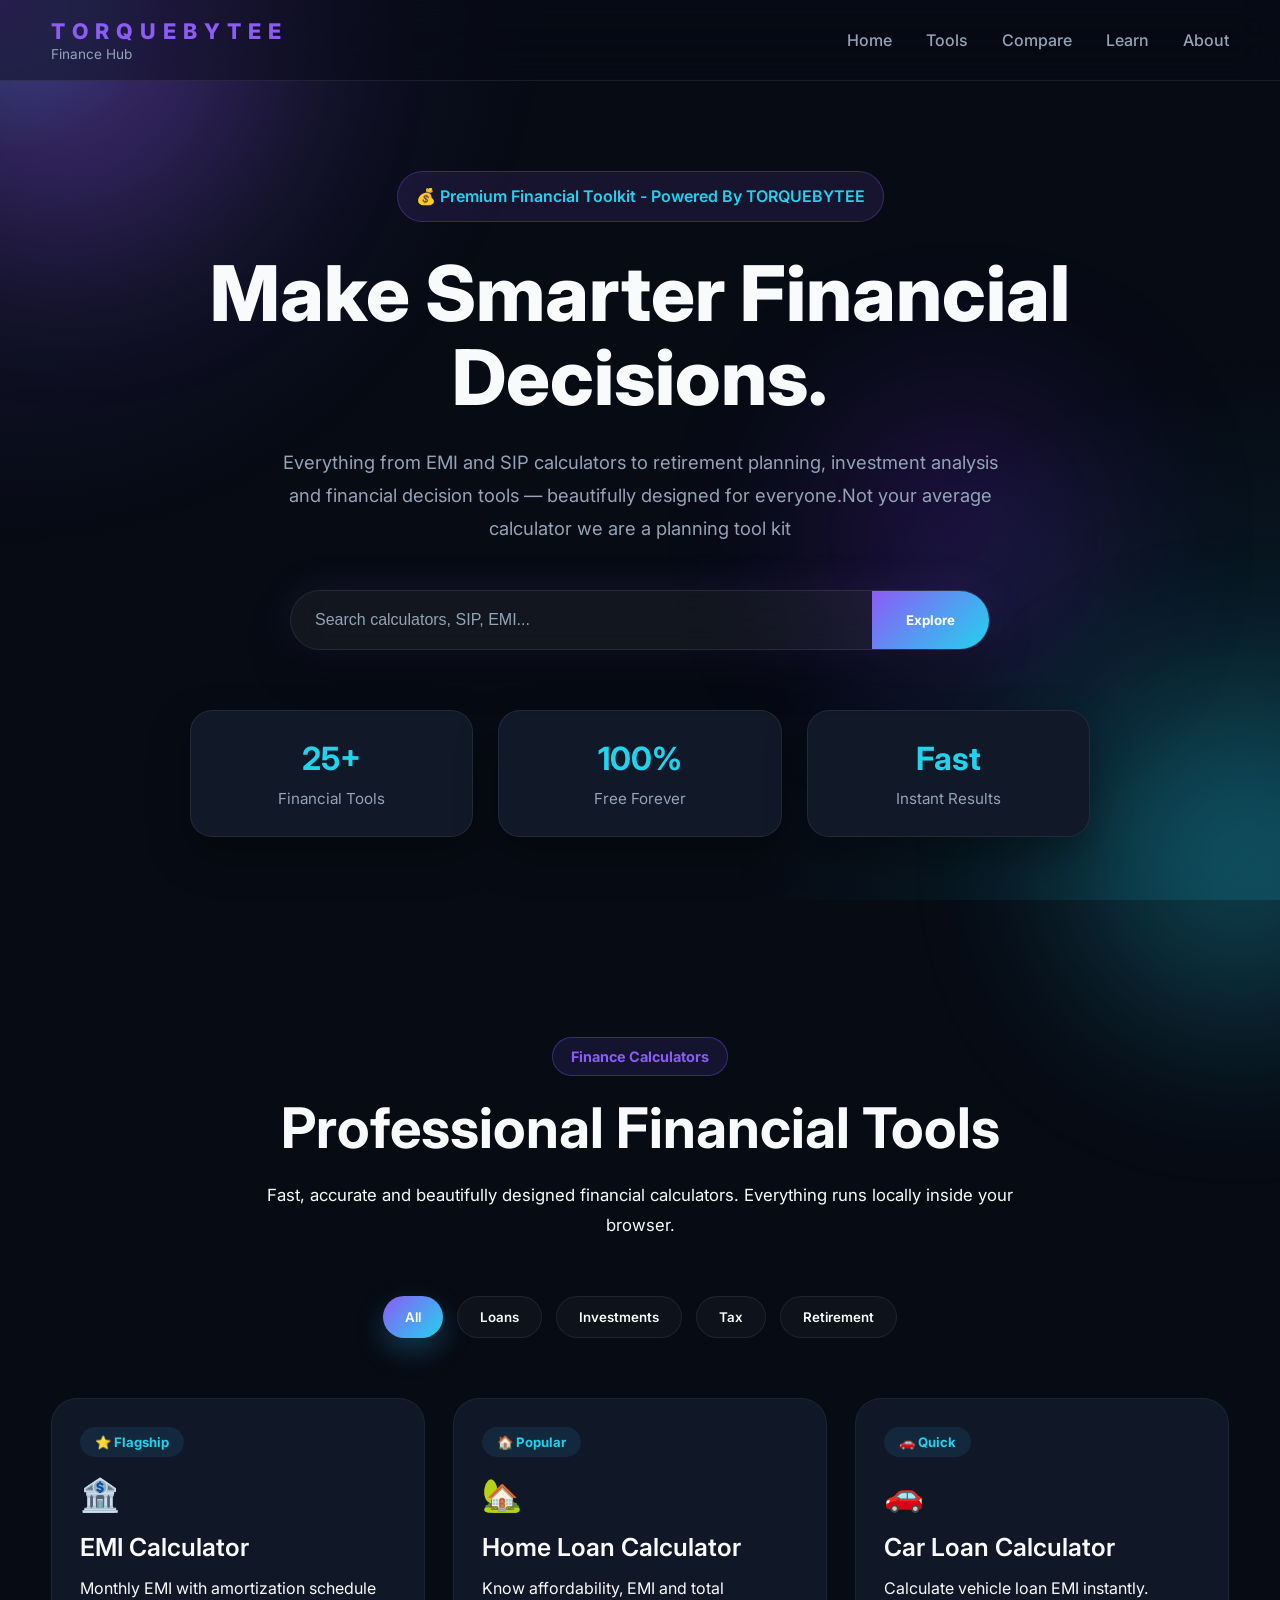
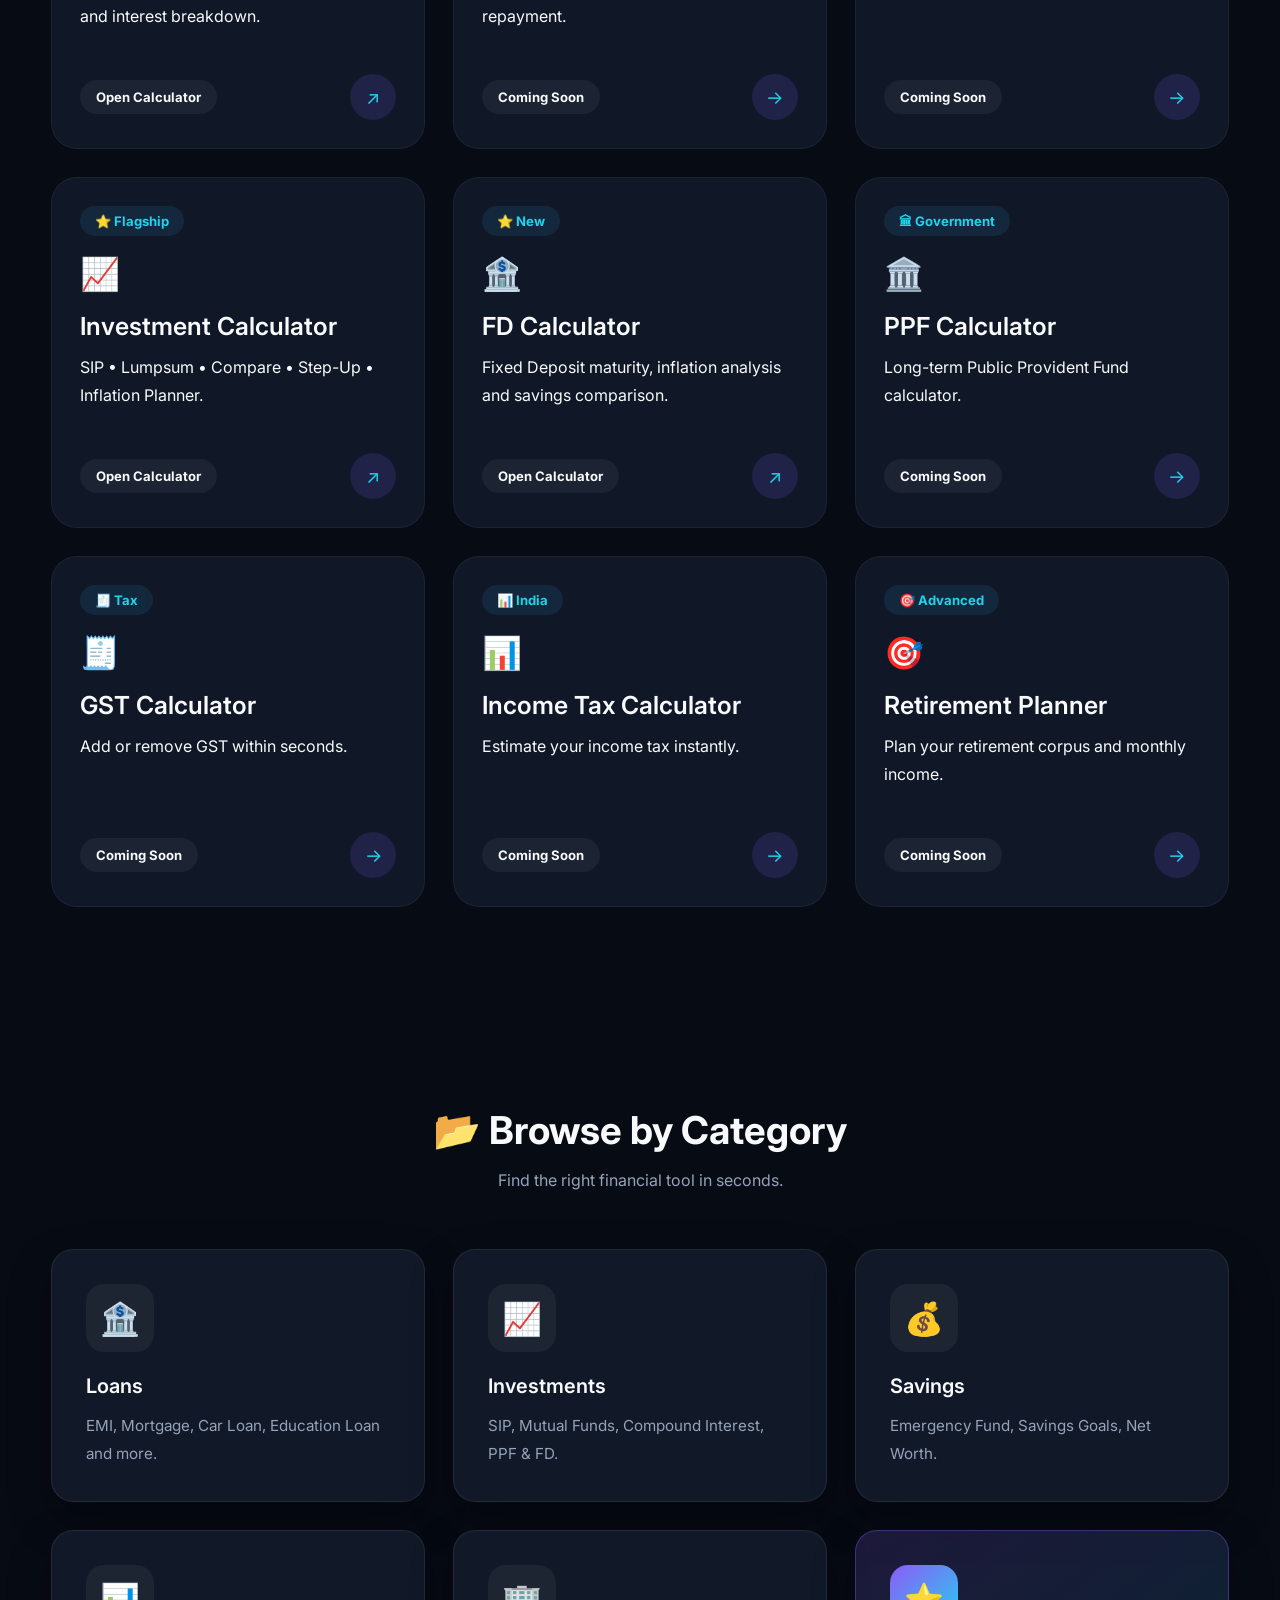
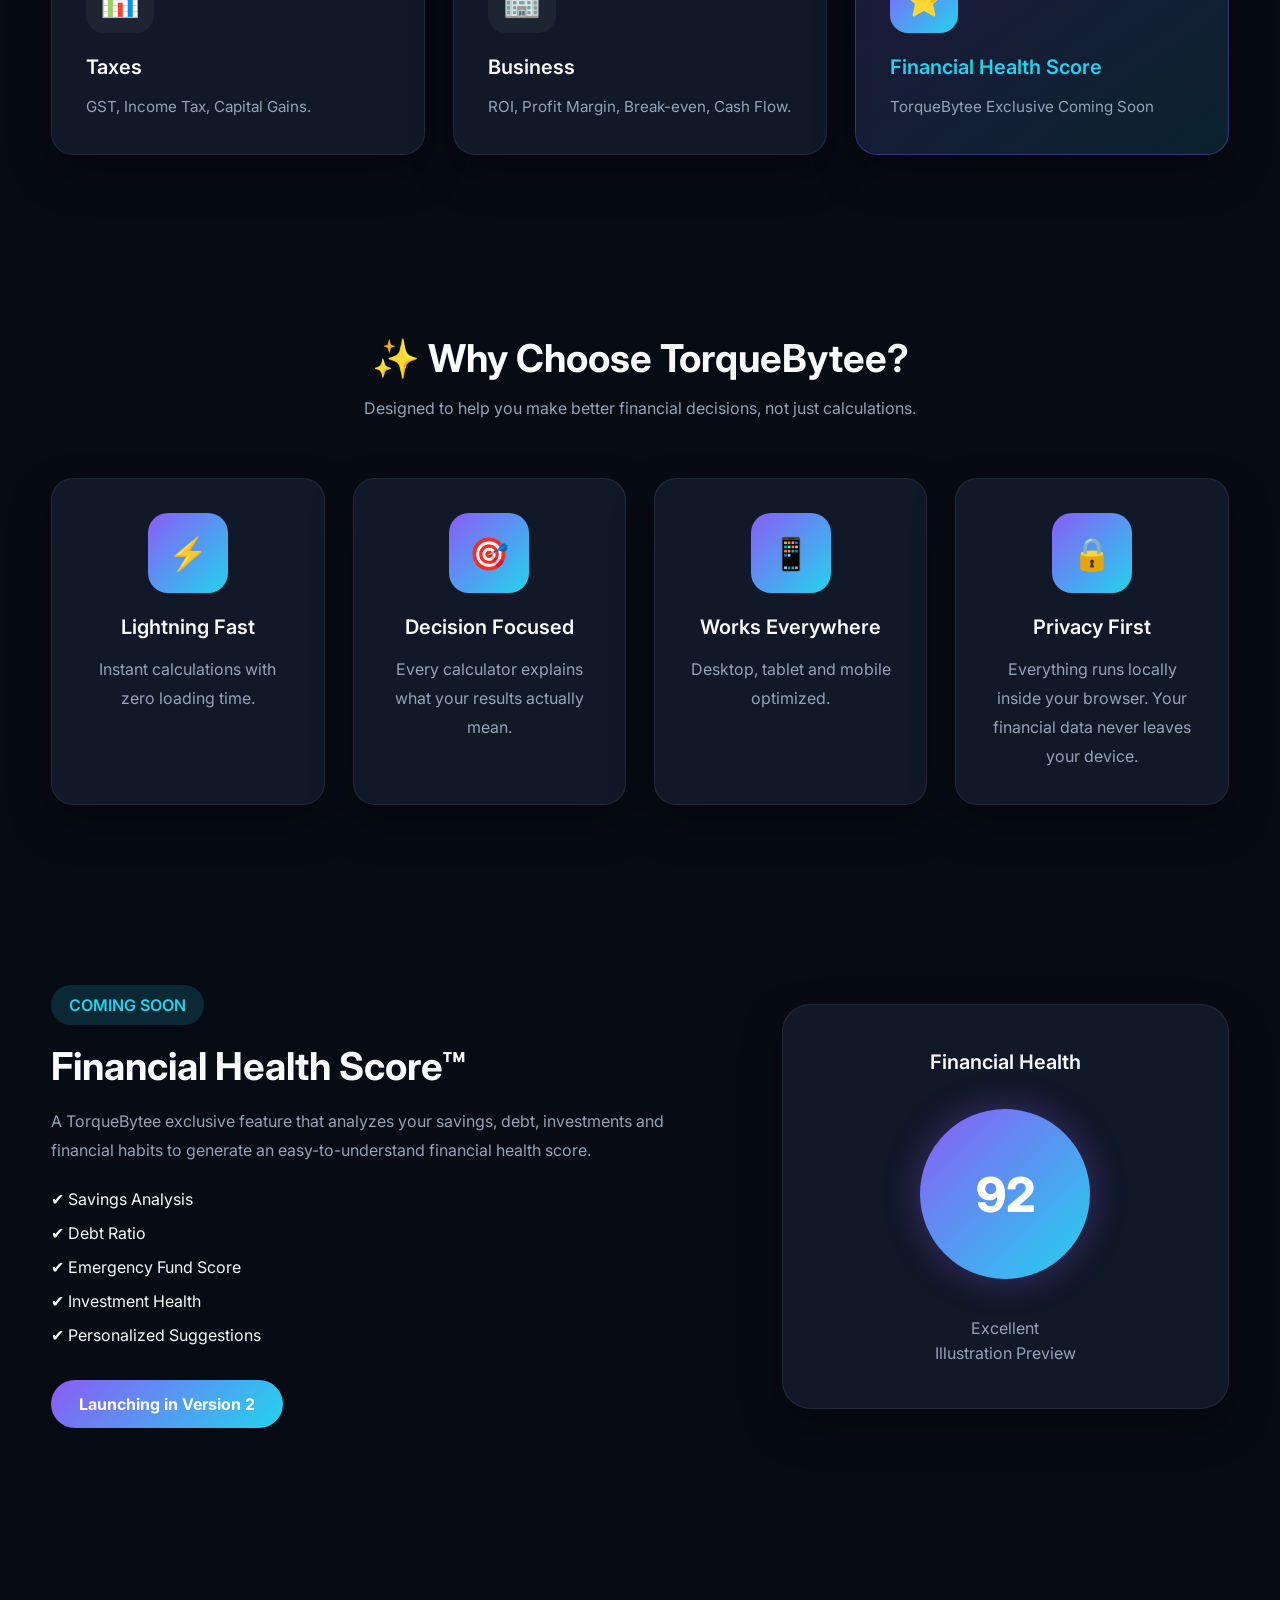
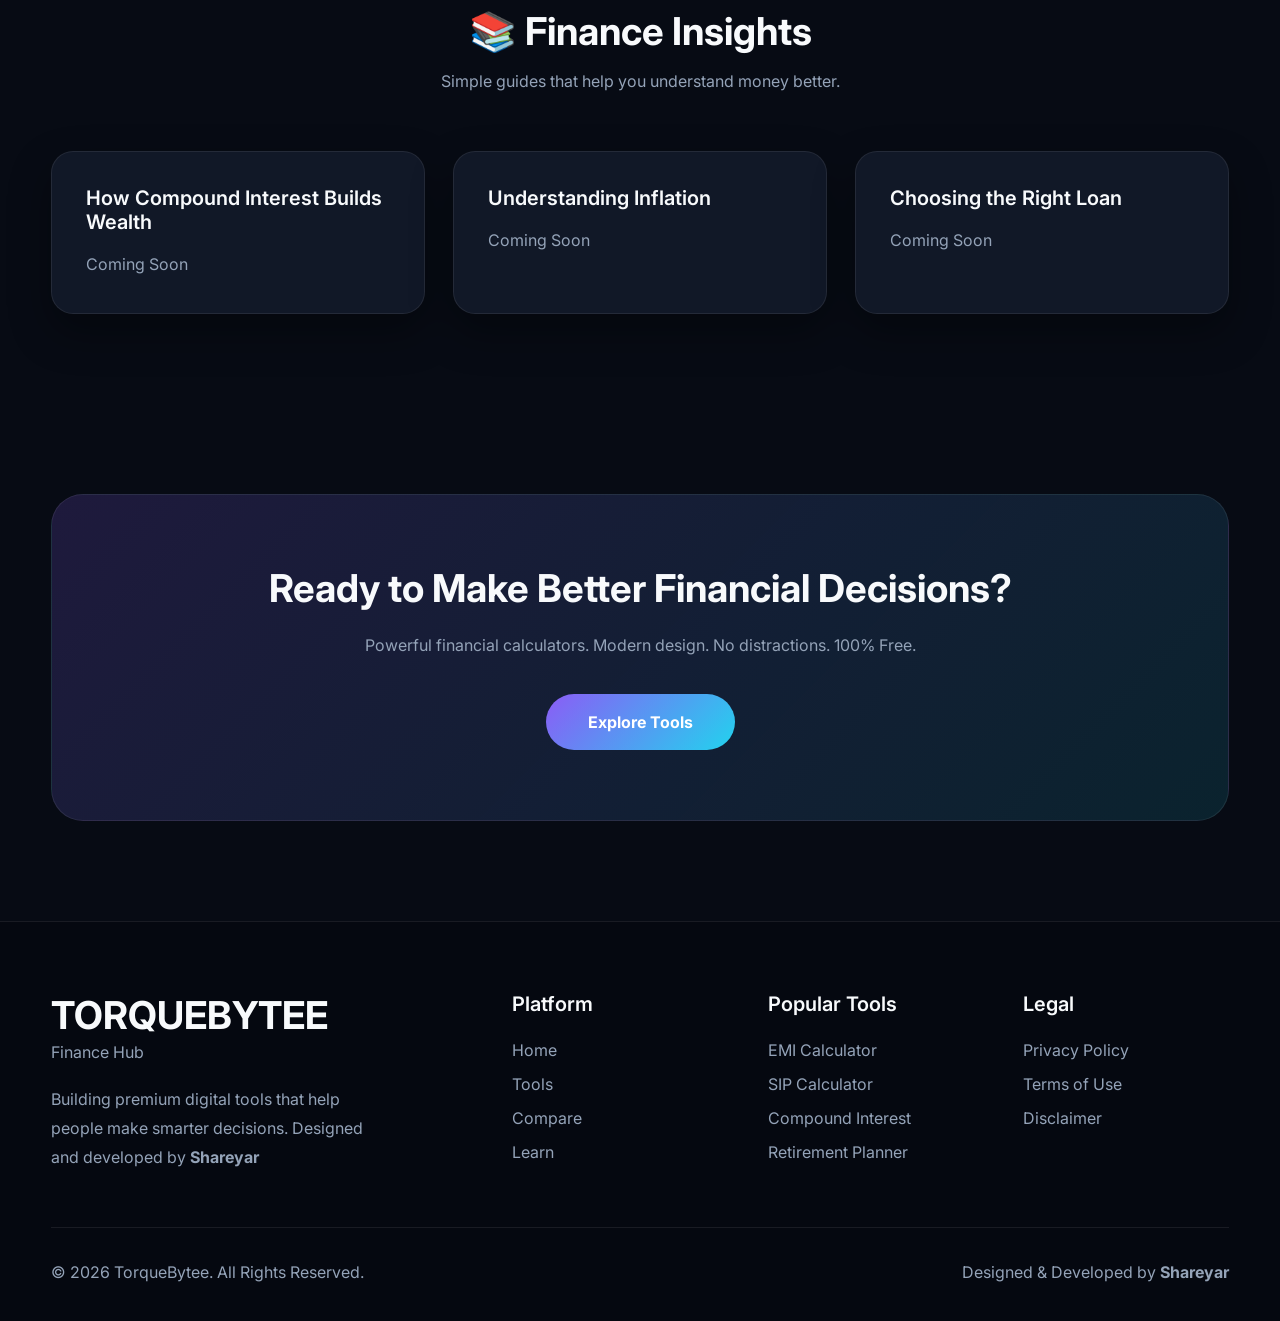
<file: index.html>
<!DOCTYPE html>
<html lang="en">

<head>

<meta charset="UTF-8">
<meta name="viewport" content="width=device-width, initial-scale=1.0">

<title>TorqueBytee Finance Hub | Smart Financial Calculators</title>

<meta name="description"
content="TorqueBytee Finance Hub is a premium collection of financial calculators including EMI, SIP, Compound Interest, Retirement, Inflation, Net Worth and more to help you make smarter financial decisions.">

<meta name="keywords"
content="finance calculator, emi calculator, sip calculator, retirement planner, compound interest calculator, inflation calculator, loan calculator">

<meta name="author"
content="Shareyar">

<meta name="theme-color"
content="#070B14">

<link rel="preconnect"
href="https://fonts.googleapis.com">

<link rel="preconnect"
href="https://fonts.gstatic.com"
crossorigin>

<link href="https://fonts.googleapis.com/css2?family=Inter:wght@300;400;500;600;700;800&display=swap"
rel="stylesheet">

<link rel="stylesheet"
href="style.css">

<link rel="icon"
href="assets/favicon.ico">

</head>

<body>
<!-- ====================================== -->
<!-- BACKGROUND ORBS -->
<!-- ====================================== -->

<div class="bg-orb orb1"></div>

<div class="bg-orb orb2"></div>

<div class="bg-orb orb3"></div>

<div class="mouse-glow"></div>
<!-- ===================== -->
<!-- NAVBAR -->
<!-- ===================== -->

<header>

<nav class="navbar">

<div class="logo">

<span class="logo-accent">T O R Q U E B Y T E E</span>

<span class="logo-sub">

Finance Hub

</span>

</div>

<ul class="nav-links">

<li><a href="#">Home</a></li>

<li><a href="#">Tools</a></li>

<li><a href="#">Compare</a></li>

<li><a href="#">Learn</a></li>

<li><a href="#">About</a></li>

</ul>

</nav>

</header>

<!-- ===================== -->
<!-- HERO -->
<!-- ===================== -->

<section class="hero">

<div class="hero-content">

<p class="badge">

💰 Premium Financial Toolkit - Powered By TORQUEBYTEE

</p>

<h1>

Make Smarter Financial Decisions.

</h1>

<p class="hero-text">

Everything from EMI and SIP calculators to retirement planning,
investment analysis and financial decision tools —
beautifully designed for everyone.Not your average calculator we are a planning tool kit

</p>

<div class="search-box">

<input
    id="heroSearch"
    type="text"
    placeholder="Search calculators, SIP, EMI..."
>
<button>

Explore

</button>

</div>

<div class="hero-stats">

<div>

<h2>25+</h2>

<span>Financial Tools</span>

</div>

<div>

<h2>100%</h2>

<span>Free Forever</span>

</div>

<div>

<h2>Fast</h2>

<span>Instant Results</span>

</div>

</div>

</div>

</section>
<!-- ====================================== -->
<!-- POPULAR TOOLS -->
<!-- ====================================== -->

<section class="calculator-showcase" id="tools">

    <div class="container">

        <div class="section-heading">

            <span class="section-badge">
                Finance Calculators
            </span>

            <h2>
                Professional Financial Tools
            </h2>

            <p>
                Fast, accurate and beautifully designed financial calculators.
                Everything runs locally inside your browser.
            </p>

        </div>



        <!-- Filters -->

        <div class="calculator-filters">

            <button class="filter-btn active"
                    data-filter="all">

                All

            </button>

            <button class="filter-btn"
                    data-filter="loan">

                Loans

            </button>

            <button class="filter-btn"
                    data-filter="investment">

                Investments

            </button>

            <button class="filter-btn"
                    data-filter="tax">

                Tax

            </button>

            <button class="filter-btn"
                    data-filter="retirement">

                Retirement

            </button>

        </div>


        <!-- Cards generated by JS -->

        <div
            class="calculator-grid"
            id="calculatorGrid">

        </div>

    </div>

</section>

<!-- ====================================== -->
<!-- CATEGORIES -->
<!-- ====================================== -->

<section class="categories">

<div class="section-header">

<h2>📂 Browse by Category</h2>

<p>

Find the right financial tool in seconds.

</p>

</div>

<div class="category-grid">

<div class="category-card">

<div class="category-emoji">

🏦

</div>

<h3>

Loans

</h3>

<p>

EMI, Mortgage, Car Loan,
Education Loan and more.

</p>

</div>

<div class="category-card">

<div class="category-emoji">

📈

</div>

<h3>

Investments

</h3>

<p>

SIP, Mutual Funds,
Compound Interest,
PPF & FD.

</p>

</div>

<div class="category-card">

<div class="category-emoji">

💰

</div>

<h3>

Savings

</h3>

<p>

Emergency Fund,
Savings Goals,
Net Worth.

</p>

</div>

<div class="category-card">

<div class="category-emoji">

📊

</div>

<h3>

Taxes

</h3>

<p>

GST,
Income Tax,
Capital Gains.

</p>

</div>

<div class="category-card">

<div class="category-emoji">

🏢

</div>

<h3>

Business

</h3>

<p>

ROI,
Profit Margin,
Break-even,
Cash Flow.

</p>

</div>

<div class="category-card featured">

<div class="category-emoji">

⭐

</div>

<h3>

Financial Health Score

</h3>

<p>

TorqueBytee Exclusive

Coming Soon

</p>

</div>

</div>

</section>
<!-- ====================================== -->
<!-- WHY TORQUEBYTEE -->
<!-- ====================================== -->

<section class="why-section">

<div class="section-header">

<h2>✨ Why Choose TorqueBytee?</h2>

<p>

Designed to help you make better financial decisions, not just calculations.

</p>

</div>

<div class="why-grid">

<div class="why-card">

<div class="why-icon">⚡</div>

<h3>Lightning Fast</h3>

<p>

Instant calculations with zero loading time.

</p>

</div>

<div class="why-card">

<div class="why-icon">🎯</div>

<h3>Decision Focused</h3>

<p>

Every calculator explains what your results actually mean.

</p>

</div>

<div class="why-card">

<div class="why-icon">📱</div>

<h3>Works Everywhere</h3>

<p>

Desktop, tablet and mobile optimized.

</p>

</div>

<div class="why-card">

<div class="why-icon">🔒</div>

<h3>Privacy First</h3>

<p>

Everything runs locally inside your browser.

Your financial data never leaves your device.

</p>

</div>

</div>

</section>

<!-- ====================================== -->
<!-- FEATURED TOOL -->
<!-- ====================================== -->

<section class="featured-tool">

<div class="featured-left">

<span class="coming-badge">

COMING SOON

</span>

<h2>

Financial Health Score™

</h2>

<p>

A TorqueBytee exclusive feature that analyzes your savings,
debt, investments and financial habits to generate
an easy-to-understand financial health score.

</p>

<ul>

<li>✔ Savings Analysis</li>

<li>✔ Debt Ratio</li>

<li>✔ Emergency Fund Score</li>

<li>✔ Investment Health</li>

<li>✔ Personalized Suggestions</li>

</ul>

<div class="coming-soon-pill">
Launching in Version 2
</div>

</div>

<div class="featured-right">

<div class="score-card">

<h3>

Financial Health

</h3>

<div class="score-circle">

92

</div>

<p>

Excellent

</p>

<span>

Illustration Preview

</span>

</div>

</div>

</section>

<!-- ====================================== -->
<!-- FINANCE INSIGHTS -->
<!-- ====================================== -->

<section class="insights-section">

<div class="section-header">

<h2>📚 Finance Insights</h2>

<p>

Simple guides that help you understand money better.

</p>

</div>

<div class="insight-grid">

<div class="insight-card">

<h3>

How Compound Interest Builds Wealth

</h3>

<p>

Coming Soon

</p>

</div>

<div class="insight-card">

<h3>

Understanding Inflation

</h3>

<p>

Coming Soon

</p>

</div>

<div class="insight-card">

<h3>

Choosing the Right Loan

</h3>

<p>

Coming Soon

</p>

</div>

</div>

</section>
<!-- ====================================== -->
<!-- CALL TO ACTION -->
<!-- ====================================== -->

<section class="cta-section">

<div class="cta-box">

<h2>

Ready to Make Better Financial Decisions?

</h2>

<p>

Powerful financial calculators.
Modern design.
No distractions.
100% Free.

</p>

<a href="#top" class="cta-btn">

Explore Tools

</a>

</div>

</section>

<!-- ====================================== -->
<!-- FOOTER -->
<!-- ====================================== -->

<footer>

<div class="footer-container">

<div class="footer-brand">

<h2>TORQUEBYTEE</h2>

<p>

Finance Hub

</p>

<p class="footer-description">

Building premium digital tools that help people
make smarter decisions.
Designed and developed by <strong>Shareyar</strong>
</p>

</div>

<div class="footer-column">

<h3>

Platform

</h3>

<a href="#">Home</a>

<a href="#">Tools</a>

<a href="#">Compare</a>

<a href="#">Learn</a>

</div>

<div class="footer-column">

<h3>

Popular Tools

</h3>

<a href="#">EMI Calculator</a>

<a href="#">SIP Calculator</a>

<a href="#">Compound Interest</a>

<a href="#">Retirement Planner</a>

</div>

<div class="footer-column">

<h3>

Legal

</h3>

<a href="#">Privacy Policy</a>

<a href="#">Terms of Use</a>

<a href="#">Disclaimer</a>

</div>

</div>

<div class="footer-bottom">

<p>

© 2026 TorqueBytee.

All Rights Reserved.

</p>

<p>

Designed & Developed by <strong>Shareyar</strong>

</p>

</div>

</footer>

<script src="script.js"></script>

</body>

</html>
</file>
<file: style.css>
/* ==========================================
   TORQUEBYTEE FINANCE HUB
   Global Design System
   Version 1.0
========================================== */

/* GOOGLE FONT */

@import url('https://fonts.googleapis.com/css2?family=Inter:wght@300;400;500;600;700;800&display=swap');


/* ==========================================
   ROOT VARIABLES
========================================== */

:root{

    --bg:#070B14;

    --surface:#111827;

    --surface-light:#182233;

    --primary:#8B5CF6;

    --secondary:#22D3EE;

    --text:#F8FAFC;

    --muted:#94A3B8;

    --border:rgba(255,255,255,.08);

    --shadow:0 18px 45px rgba(0,0,0,.35);

    --radius:22px;

    --transition:.35s ease;

}


/* ==========================================
   RESET
========================================== */

*{

    margin:0;

    padding:0;

    box-sizing:border-box;

}

html{

    scroll-behavior:smooth;

}

body{

    background:var(--bg);

    color:var(--text);

    font-family:"Inter",sans-serif;

    overflow-x:hidden;

}


/* ==========================================
   BACKGROUND GLOW
========================================== */

body::before{

    content:"";

    position:fixed;

    inset:0;

    background:

    radial-gradient(circle at top left,
    rgba(139,92,246,.18),
    transparent 35%),

    radial-gradient(circle at bottom right,
    rgba(34,211,238,.14),
    transparent 35%);

    pointer-events:none;

    z-index:-1;

}


/* ==========================================
   GLOBAL ELEMENTS
========================================== */

a{

    color:inherit;

    text-decoration:none;

}

img{

    display:block;

    max-width:100%;

}

button{

    font-family:inherit;

    cursor:pointer;

    border:none;

}

section{

    width:min(1200px,92%);

    margin:auto;

    padding:90px 0;

}


/* ==========================================
   TYPOGRAPHY
========================================== */

h1{

    font-size:clamp(2.8rem,7vw,4.8rem);

    line-height:1.1;

    font-weight:800;

}

h2{

    font-size:2.4rem;

    font-weight:700;

}

h3{

    font-size:1.25rem;

    font-weight:600;

}

p{

    color:var(--muted);

    line-height:1.8;

}


/* ==========================================
   SECTION HEADER
========================================== */

.section-header{

    text-align:center;

    margin-bottom:55px;

}

.section-header h2{

    margin-bottom:12px;

}

.section-header p{

    max-width:620px;

    margin:auto;

}
/* ==========================================
   NAVBAR
========================================== */

header{

    position:sticky;

    top:0;

    width:100%;

    z-index:1000;

    backdrop-filter:blur(18px);

    background:rgba(7,11,20,.45);

    backdrop-filter:blur(22px);

    -webkit-backdrop-filter:blur(22px);

    border-bottom:1px solid rgba(255,255,255,.08);

    border-bottom:1px solid var(--border);

}

.navbar{

    width:min(1200px,92%);

    margin:auto;

    height:80px;

    display:flex;

    align-items:center;

    justify-content:space-between;

}

.logo{

    display:flex;

    flex-direction:column;

    user-select:none;

}

.logo-accent{

    font-size:1.35rem;

    font-weight:800;

    letter-spacing:1px;

    color:var(--primary);

}

.logo-sub{

    color:var(--muted);

    font-size:.85rem;

    margin-top:2px;

}

.nav-links{

    display:flex;

    gap:34px;

    list-style:none;

}

.nav-links a{

    color:var(--muted);

    font-weight:500;

    transition:var(--transition);

    position:relative;

}

.nav-links a:hover{

    color:var(--text);
    box-shadow:

0 25px 60px rgba(139,92,246,.18),

0 20px 40px rgba(0,0,0,.45);

}

.nav-links a::after{

    content:"";

    position:absolute;

    left:0;

    bottom:-6px;

    width:0;

    height:2px;

    background:linear-gradient(90deg,
    var(--primary),
    var(--secondary));

    transition:.3s;

}

.nav-links a:hover::after{

    width:100%;
    box-shadow:

0 25px 60px rgba(139,92,246,.18),

0 20px 40px rgba(0,0,0,.45);

}

/* ==========================================
   HERO
========================================== */

.hero{

    min-height:92vh;

    display:flex;

    align-items:center;

    justify-content:center;

    text-align:center;

}

.hero-content{

    max-width:900px;

}

.badge{

    display:inline-block;

    padding:10px 18px;

    background:rgba(139,92,246,.12);

    border:1px solid rgba(139,92,246,.3);

    border-radius:999px;

    color:var(--secondary);

    font-weight:600;

    margin-bottom:30px;

}

.hero h1{

    margin-bottom:25px;

}

.hero-text{

    max-width:720px;

    margin:auto;

    font-size:1.15rem;

}

/* ==========================================
   SEARCH BAR
========================================== */

.search-box{

    margin:45px auto;

    display:flex;

    background:rgba(255,255,255,.05);

    backdrop-filter:blur(20px);

    -webkit-backdrop-filter:blur(20px);

    border:1px solid var(--border);

    border-radius:999px;

    overflow:hidden;

    max-width:700px;

    box-shadow:

0 18px 40px rgba(0,0,0,.35);

    box-shadow:

    0 0 40px rgba(139,92,246,.12),

    0 20px 40px rgba(0,0,0,.35);

}

.search-box input{

    flex:1;

    background:none;

    border:none;

    outline:none;

    color:var(--text);

    padding:20px 24px;

    font-size:1rem;

}

.search-box input::placeholder{

    color:var(--muted);

}

.search-box button{

    padding:0 34px;

    background:linear-gradient(
        135deg,
        var(--primary),
        var(--secondary)
    );

    color:white;

    font-weight:700;

    transition:var(--transition);

}

.search-box button:hover{

    transform:

    scale(1.04);

    box-shadow:

    0 10px 30px rgba(34,211,238,.35);

}

/* ==========================================
   HERO STATS
========================================== */

.hero-stats{

    margin-top:60px;

    display:grid;

    grid-template-columns:repeat(3,1fr);

    gap:25px;

}

.hero-stats div{

    background:var(--surface);

    border:1px solid var(--border);

    border-radius:var(--radius);

    padding:28px;

    transition:var(--transition);

    box-shadow:

0 18px 40px rgba(0,0,0,.35);

}

.hero-stats div:hover{
    box-shadow:

0 25px 60px rgba(139,92,246,.18),

0 20px 40px rgba(0,0,0,.45);

    transform:

translateY(-10px)

scale(1.015);

    border-color:rgba(34,211,238,.35);

}

.hero-stats h2{

    color:var(--secondary);

    margin-bottom:10px;

    font-size:2rem;

}

.hero-stats span{

    color:var(--muted);

    font-size:.95rem;

}
/* ==========================================
   POPULAR TOOLS
========================================== */

.tool-grid{

    display:grid;

    grid-template-columns:repeat(3,1fr);

    gap:28px;

}

.tool-card{

    background:var(--surface);

    border:1px solid var(--border);

    border-radius:var(--radius);

    padding:34px;

    transition:

    transform .35s,

    box-shadow .35s,

    border-color .35s,

    background .35s;

    position:relative;

    overflow:hidden;

    box-shadow:

0 18px 40px rgba(0,0,0,.35);

}

.tool-card::before{

    content:"";

    position:absolute;

    inset:0;

    background:linear-gradient(
        135deg,
        rgba(139,92,246,.10),
        rgba(34,211,238,.08)
    );

    opacity:0;

    transition:.4s;

}

.tool-card:hover::before{
    box-shadow:

0 25px 60px rgba(139,92,246,.18),

0 20px 40px rgba(0,0,0,.45);

    opacity:1;

}

.tool-card:hover{
    box-shadow:

0 25px 60px rgba(139,92,246,.18),

0 20px 40px rgba(0,0,0,.45);

    transform:

translateY(-10px)

scale(1.015);

    border-color:rgba(34,211,238,.35);

}

.tool-icon{

    width:72px;

    height:72px;

    border-radius:20px;

    display:flex;

    align-items:center;

    justify-content:center;

    font-size:2rem;

    margin-bottom:24px;

    background:linear-gradient(
        135deg,
        var(--primary),
        var(--secondary)
    );

    color:#fff;

}

.tool-card h3{

    margin-bottom:14px;

}

.tool-card p{

    font-size:.96rem;

}

/* ==========================================
   CATEGORY SECTION
========================================== */

.category-grid{

    display:grid;

    grid-template-columns:repeat(3,1fr);

    gap:28px;

}

.category-card{

    background:var(--surface);

    border-radius:var(--radius);

    border:1px solid var(--border);

    padding:34px;

    transition:

transform .35s,

box-shadow .35s,

border-color .35s,

background .35s;

    box-shadow:

0 18px 40px rgba(0,0,0,.35);

    position:relative;

    overflow:hidden;

}

.category-card:hover{

    transform:

translateY(-10px)

scale(1.015);

    border-color:rgba(139,92,246,.35);
    box-shadow:

0 25px 60px rgba(139,92,246,.18),

0 20px 40px rgba(0,0,0,.45);

}

.category-card::after{

    content:"";

    position:absolute;

    inset:0;

    background:linear-gradient(
        145deg,
        rgba(139,92,246,.08),
        rgba(34,211,238,.05)
    );

    opacity:0;

    transition:.35s;

}

.category-card:hover::after{
    box-shadow:

0 25px 60px rgba(139,92,246,.18),

0 20px 40px rgba(0,0,0,.45);

    opacity:1;

}

.category-emoji{

    width:68px;

    height:68px;

    display:flex;

    align-items:center;

    justify-content:center;

    border-radius:18px;

    font-size:2rem;

    margin-bottom:22px;

    background:rgba(255,255,255,.05);

}

.category-card h3{

    margin-bottom:14px;

}

.category-card p{

    font-size:.95rem;

}

/* ==========================================
   FEATURED CATEGORY
========================================== */

.category-card.featured{

    background:linear-gradient(
        145deg,
        rgba(139,92,246,.18),
        rgba(34,211,238,.12)
    );

    border:1px solid rgba(139,92,246,.35);

}

.category-card.featured .category-emoji{

    background:linear-gradient(
        135deg,
        var(--primary),
        var(--secondary)
    );

    color:white;

}

.category-card.featured h3{

    color:var(--secondary);

}

/* ==========================================
   CARD ANIMATIONS
========================================== */

.tool-card,
.category-card{

    opacity:0;

    transform:translateY(30px);

    animation:fadeUp .8s forwards;

}

.tool-card:nth-child(1){animation-delay:.05s;}
.tool-card:nth-child(2){animation-delay:.10s;}
.tool-card:nth-child(3){animation-delay:.15s;}
.tool-card:nth-child(4){animation-delay:.20s;}
.tool-card:nth-child(5){animation-delay:.25s;}
.tool-card:nth-child(6){animation-delay:.30s;}

.category-card:nth-child(1){animation-delay:.10s;}
.category-card:nth-child(2){animation-delay:.15s;}
.category-card:nth-child(3){animation-delay:.20s;}
.category-card:nth-child(4){animation-delay:.25s;}
.category-card:nth-child(5){animation-delay:.30s;}
.category-card:nth-child(6){animation-delay:.35s;}

@keyframes fadeUp{

    from{

        opacity:0;

        transform:translateY(30px);

    }

    to{

        opacity:1;

        transform:translateY(0);

    }

}
/* ==========================================
   WHY TORQUEBYTEE
========================================== */

.why-grid{

    display:grid;

    grid-template-columns:repeat(4,1fr);

    gap:28px;

}

.why-card{

    background:var(--surface);

    border:1px solid var(--border);

    border-radius:var(--radius);

    padding:34px;

    text-align:center;

    transition:

transform .35s,

box-shadow .35s,

border-color .35s,

background .35s;

    box-shadow:

0 18px 40px rgba(0,0,0,.35);

}

.why-card:hover{

    transform:

translateY(-10px)

scale(1.015);

    border-color:rgba(34,211,238,.35);
    box-shadow:

0 25px 60px rgba(139,92,246,.18),

0 20px 40px rgba(0,0,0,.45);

}

.why-icon{

    width:80px;

    height:80px;

    margin:0 auto 22px;

    display:flex;

    align-items:center;

    justify-content:center;

    border-radius:20px;

    font-size:2rem;

    background:linear-gradient(
        135deg,
        var(--primary),
        var(--secondary)
    );

    color:#fff;

}

.why-card h3{

    margin-bottom:16px;

}

/* ==========================================
   FEATURED TOOL
========================================== */

.featured-tool{

    display:grid;

    grid-template-columns:1.2fr .8fr;

    gap:60px;

    align-items:center;

}

.featured-left h2{

    margin:18px 0;

}

.featured-left p{

    margin-bottom:24px;

}

.featured-left ul{

    list-style:none;

    display:grid;

    gap:14px;

    margin-bottom:35px;

}

.featured-left li{

    color:var(--text);

}

.coming-badge{

    display:inline-block;

    padding:10px 18px;

    border-radius:999px;

    background:rgba(34,211,238,.15);

    color:var(--secondary);

    font-weight:600;

}

.coming-soon-pill{

    display:inline-block;

    padding:14px 28px;

    border-radius:999px;

    background:linear-gradient(
        135deg,
        var(--primary),
        var(--secondary)
    );

    color:white;

    font-weight:700;

}

/* ==========================================
   SCORE CARD
========================================== */

.score-card{

    background:var(--surface);

    border-radius:28px;

    border:1px solid var(--border);

    padding:45px;

    text-align:center;

    box-shadow:

0 18px 40px rgba(0,0,0,.35);

    transition:

transform .35s,

box-shadow .35s,

border-color .35s,

background .35s;

}

.score-circle{

    width:170px;

    height:170px;

    border-radius:50%;

    margin:35px auto;

    display:flex;

    align-items:center;

    justify-content:center;

    font-size:3rem;

    font-weight:800;

    color:white;

    background:linear-gradient(
        135deg,
        var(--primary),
        var(--secondary)
    );

    box-shadow:
    0 0 35px rgba(139,92,246,.35);

}

.score-card span{

    color:var(--muted);

}

/* ==========================================
   INSIGHTS
========================================== */

.insight-grid{

    display:grid;

    grid-template-columns:repeat(3,1fr);

    gap:28px;

}

.insight-card{

    background:var(--surface);

    border:1px solid var(--border);

    border-radius:var(--radius);

    padding:34px;

    transition:

transform .35s,

box-shadow .35s,

border-color .35s,

background .35s;

    box-shadow:

0 18px 40px rgba(0,0,0,.35);

}

.insight-card:hover{

    transform:

translateY(-10px)

scale(1.015);

    border-color:rgba(139,92,246,.35);
    box-shadow:

0 25px 60px rgba(139,92,246,.18),

0 20px 40px rgba(0,0,0,.45);

}

.insight-card h3{

    margin-bottom:16px;

}

/* ==========================================
   CTA
========================================== */

.cta-section{

    padding-bottom:100px;

}

.cta-box{

    background:linear-gradient(
        135deg,
        rgba(139,92,246,.18),
        rgba(34,211,238,.12)
    );

    border:1px solid rgba(255,255,255,.08);

    border-radius:32px;

    text-align:center;

    padding:70px 50px;

}

.cta-box h2{

    margin-bottom:20px;

}

.cta-box p{

    max-width:650px;

    margin:0 auto 35px;

}

.cta-btn{

    display:inline-block;

    padding:18px 42px;

    border-radius:999px;

    font-weight:700;

    color:white;

    background:linear-gradient(
        135deg,
        var(--primary),
        var(--secondary)
    );

    transition:var(--transition);

}

.cta-btn:hover{

    transform:

    translateY(-5px)

    scale(1.02);

    box-shadow:

    0 15px 40px rgba(139,92,246,.45);

}

/* ==========================================
   FOOTER
========================================== */

footer{

    border-top:1px solid var(--border);

    padding:70px 0 35px;

    background:#050810;

}

.footer-container{

    width:min(1200px,92%);

    margin:auto;

    display:grid;

    grid-template-columns:2fr 1fr 1fr 1fr;

    gap:50px;

}

.footer-description{

    margin-top:18px;

    max-width:320px;

}

.footer-column{

    display:flex;

    flex-direction:column;

    gap:14px;

}

.footer-column h3{

    margin-bottom:10px;

}

.footer-column a{

    color:var(--muted);

    transition:.3s;

}

.footer-column a:hover{

    color:var(--secondary);
    box-shadow:

0 25px 60px rgba(139,92,246,.18),

0 20px 40px rgba(0,0,0,.45);

}

.footer-bottom{

    width:min(1200px,92%);

    margin:55px auto 0;

    padding-top:30px;

    border-top:1px solid var(--border);

    display:flex;

    justify-content:space-between;

    align-items:center;

    flex-wrap:wrap;

    gap:15px;

}
/* ==========================================
   PREMIUM SCROLLBAR
========================================== */

::-webkit-scrollbar{

    width:10px;

}

::-webkit-scrollbar-track{

    background:#050810;

}

::-webkit-scrollbar-thumb{

    background:linear-gradient(
        180deg,
        var(--primary),
        var(--secondary)
    );

    border-radius:999px;

}

::-webkit-scrollbar-thumb:hover{

    opacity:.9;
    box-shadow:

0 25px 60px rgba(139,92,246,.18),

0 20px 40px rgba(0,0,0,.45);

}

/* ==========================================
   TEXT SELECTION
========================================== */

::selection{

    background:rgba(139,92,246,.35);

    color:#fff;

}

/* ==========================================
   GLOBAL HOVER EFFECTS
========================================== */

button,
.tool-card,
.category-card,
.why-card,
.insight-card,
.score-card,
.cta-btn{

    transition:
    transform .35s ease,
    box-shadow .35s ease,
    border-color .35s ease;

}

.tool-card:hover,
.category-card:hover,
.why-card:hover,
.insight-card:hover,
.score-card:hover{

    box-shadow:
    0 25px 55px rgba(0,0,0,.45);
    box-shadow:

0 25px 60px rgba(139,92,246,.18),

0 20px 40px rgba(0,0,0,.45);

}

/* ==========================================
   BUTTON ACTIVE
========================================== */

button:active,
.cta-btn:active{

    transform:scale(.97);

}

/* ==========================================
   RESPONSIVE
========================================== */

@media(max-width:1100px){

.hero-stats{

grid-template-columns:1fr;

}

.tool-grid{

grid-template-columns:repeat(2,1fr);

}

.category-grid{

grid-template-columns:repeat(2,1fr);

}

.why-grid{

grid-template-columns:repeat(2,1fr);

}

.insight-grid{

grid-template-columns:repeat(2,1fr);

}

.featured-tool{

grid-template-columns:1fr;

text-align:center;

}

.footer-container{

grid-template-columns:repeat(2,1fr);

}

}

/* ==========================================
   TABLET
========================================== */

@media(max-width:768px){

.navbar{

flex-direction:column;

height:auto;

padding:18px 0;

}

.nav-links{

margin-top:20px;

gap:18px;

flex-wrap:wrap;

justify-content:center;

}

.hero{

min-height:auto;

padding-top:70px;

}

.search-box{

flex-direction:column;

border-radius:22px;

}

.search-box input{

padding:18px;

}

.search-box button{

padding:18px;

width:100%;

}

.hero-stats{

grid-template-columns:1fr;

}

.tool-grid{

grid-template-columns:1fr;

}

.category-grid{

grid-template-columns:1fr;

}

.why-grid{

grid-template-columns:1fr;

}

.insight-grid{

grid-template-columns:1fr;

}

.footer-container{

grid-template-columns:1fr;

text-align:center;

}

.footer-description{

margin:auto;

}

.footer-bottom{

flex-direction:column;

text-align:center;

}

}

/* ==========================================
   SMALL MOBILE
========================================== */

@media(max-width:480px){

h1{

font-size:2.3rem;

}

h2{

font-size:1.8rem;

}

.hero-text{

font-size:1rem;

}

.badge{

font-size:.85rem;

padding:8px 16px;

}

.tool-card,
.category-card,
.why-card,
.insight-card{

padding:26px;

}

.score-circle{

width:130px;

height:130px;

font-size:2.2rem;

}

.cta-box{

padding:45px 25px;

}

}

/* ==========================================
   FADE IN
========================================== */

.reveal{

opacity:0;

transform:translateY(40px);

transition:1s ease;

}

.reveal.active{

opacity:1;

transform:translateY(0);

}
/* ==========================================
   PREMIUM BACKGROUND
========================================== */

.bg-orb{

    position:fixed;

    border-radius:50%;

    filter:blur(90px);

    opacity:.28;

    pointer-events:none;

    z-index:-2;

    animation:floatOrb 18s ease-in-out infinite;

}

.orb1{

    width:380px;

    height:380px;

    background:#8B5CF6;

    top:-140px;

    left:-120px;

}

.orb2{

    width:320px;

    height:320px;

    background:#22D3EE;

    bottom:-120px;

    right:-120px;

    animation-delay:5s;

}

.orb3{

    width:260px;

    height:260px;

    background:#6D28D9;

    top:45%;

    left:65%;

    animation-delay:9s;

}

@keyframes floatOrb{

    0%{

        transform:translateY(0px) translateX(0px);

    }

    25%{

        transform:translateY(-30px) translateX(25px);

    }

    50%{

        transform:translateY(15px) translateX(-20px);

    }

    75%{

        transform:translateY(-20px) translateX(18px);

    }

    100%{

        transform:translateY(0px) translateX(0px);

    }

}
/* ==========================================
   MOUSE GLOW
========================================== */

.mouse-glow{

    position:fixed;

    width:320px;

    height:320px;

    border-radius:50%;

    pointer-events:none;

    z-index:-1;

    background:radial-gradient(
        circle,
        rgba(139,92,246,.16),
        rgba(34,211,238,.08),
        transparent 70%
    );

    transform:translate(-50%,-50%);

    transition:
    left .08s linear,
    top .08s linear;

}
/* ==========================================
   Calculator Grid
========================================== */

.calculator-grid{
    display:grid;
    grid-template-columns:repeat(auto-fit,minmax(320px,1fr));
    gap:24px;
    margin-top:60px;
}

.calculator-card{

    position:relative;

    background:rgba(22,29,47,.92);

    border:1px solid rgba(255,255,255,.06);

    border-radius:22px;

    padding:28px;

    transition:.35s;

    overflow:hidden;

    cursor:pointer;
}

.calculator-card::before{

    content:"";

    position:absolute;

    inset:0;

    background:linear-gradient(
        135deg,
        rgba(124,92,255,.15),
        rgba(0,214,255,.08)
    );

    opacity:0;

    transition:.35s;
}

.calculator-card:hover{

    transform:translateY(-8px);

    border-color:rgba(92,224,255,.35);

    box-shadow:
    0 20px 60px rgba(0,214,255,.08);
}

.calculator-card:hover::before{
    opacity:1;
}

.card-category{

    display:inline-flex;

    align-items:center;

    gap:8px;

    padding:6px 14px;

    border-radius:999px;

    font-size:.82rem;

    font-weight:700;

    background:rgba(124,92,255,.12);

    color:#35D6FF;

    margin-bottom:18px;
}

.card-icon{

    font-size:2rem;

    margin-bottom:16px;
}

.calculator-card h3{

    font-size:1.7rem;

    margin-bottom:12px;

    color:white;
}

.calculator-card p{

    color:#9AA4B5;

    line-height:1.7;
}

.card-footer{

    display:flex;

    justify-content:space-between;

    align-items:center;

    margin-top:28px;
}

.card-status{

    padding:8px 16px;

    border-radius:999px;

    font-size:.82rem;

    font-weight:700;

    background:rgba(255,255,255,.05);

    color:#8AA0B8;
}

.card-arrow{

    width:42px;

    height:42px;

    border-radius:50%;

    display:flex;

    align-items:center;

    justify-content:center;

    background:rgba(124,92,255,.15);

    color:#35D6FF;

    transition:.3s;
}

.calculator-card:hover .card-arrow{

    transform:translateX(6px);

    background:#35D6FF;

    color:#07121E;
}
/* =====================================================
   CALCULATOR SHOWCASE
===================================================== */

.calculator-showcase{

    padding:110px 0;

    position:relative;

}

.section-heading{

    text-align:center;

    margin-bottom:55px;

}

.section-badge{

    display:inline-flex;

    align-items:center;

    justify-content:center;

    padding:10px 18px;

    border-radius:999px;

    background:rgba(124,92,255,.12);

    border:1px solid rgba(124,92,255,.35);

    color:var(--primary);

    font-weight:700;

    font-size:.9rem;

    margin-bottom:18px;

}

.section-heading h2{

    font-size:clamp(2.2rem,5vw,3.5rem);

    color:var(--text);

    margin-bottom:18px;

}

.section-heading p{

    max-width:760px;

    margin:auto;

    color:var(--text-light);

    font-size:1.05rem;

    line-height:1.8;

}

/* ================= Filters ================= */

.calculator-filters{

    display:flex;

    justify-content:center;

    flex-wrap:wrap;

    gap:14px;

    margin-bottom:55px;

}

.filter-btn{

    padding:12px 22px;

    border-radius:999px;

    border:1px solid rgba(255,255,255,.08);

    background:rgba(255,255,255,.03);

    color:var(--text-light);

    cursor:pointer;

    font-weight:600;

    transition:.3s;

}

.filter-btn:hover{

    border-color:var(--secondary);

    color:var(--secondary);

    transform:translateY(-2px);

}

.filter-btn.active{

    background:linear-gradient(135deg,var(--primary),var(--secondary));

    color:white;

    border:none;

    box-shadow:0 12px 28px rgba(56,189,248,.25);

}

/* ================= Grid ================= */

.calculator-grid{

    display:grid;

    grid-template-columns:repeat(auto-fit,minmax(320px,1fr));

    gap:28px;

}

/* ================= Card ================= */

.calculator-card{

    background:rgba(18,25,42,.92);

    border:1px solid rgba(255,255,255,.05);

    border-radius:26px;

    padding:28px;

    overflow:hidden;

    position:relative;

    transition:.35s;

}

.calculator-card::before{

    content:"";

    position:absolute;

    inset:0;

    background:linear-gradient(
        135deg,
        rgba(124,92,255,.10),
        rgba(56,189,248,.05)
    );

    opacity:0;

    transition:.35s;

}

.calculator-card:hover{

    transform:translateY(-8px);

    border-color:rgba(56,189,248,.25);

    box-shadow:0 20px 60px rgba(0,0,0,.35);

}

.calculator-card:hover::before{

    opacity:1;

}

.card-category{

    display:inline-flex;

    padding:7px 15px;

    border-radius:999px;

    background:rgba(56,189,248,.10);

    color:var(--secondary);

    font-size:.82rem;

    font-weight:700;

    margin-bottom:18px;

}

.card-icon{

    font-size:2rem;

    margin-bottom:18px;

}

.calculator-card h3{

    color:var(--text);

    font-size:1.55rem;

    margin-bottom:12px;

}

.calculator-card p{

    color:var(--text-light);

    line-height:1.75;

    min-height:72px;

}

.card-footer{

    display:flex;

    justify-content:space-between;

    align-items:center;

    margin-top:28px;

}

.card-status{

    padding:9px 16px;

    border-radius:999px;

    background:rgba(255,255,255,.05);

    color:var(--text-light);

    font-size:.82rem;

    font-weight:700;

}

.card-arrow{

    width:46px;

    height:46px;

    border-radius:50%;

    display:flex;

    justify-content:center;

    align-items:center;

    background:rgba(124,92,255,.15);

    color:var(--secondary);

    font-size:1.15rem;

    transition:.3s;

}

.calculator-card:hover .card-arrow{

    background:var(--secondary);

    color:#07111e;

    transform:translateX(5px);

}

/* ================= Responsive ================= */

@media(max-width:768px){

    .calculator-grid{

        grid-template-columns:1fr;

    }

}
.calculator-card{

cursor:pointer;

}
</file>
